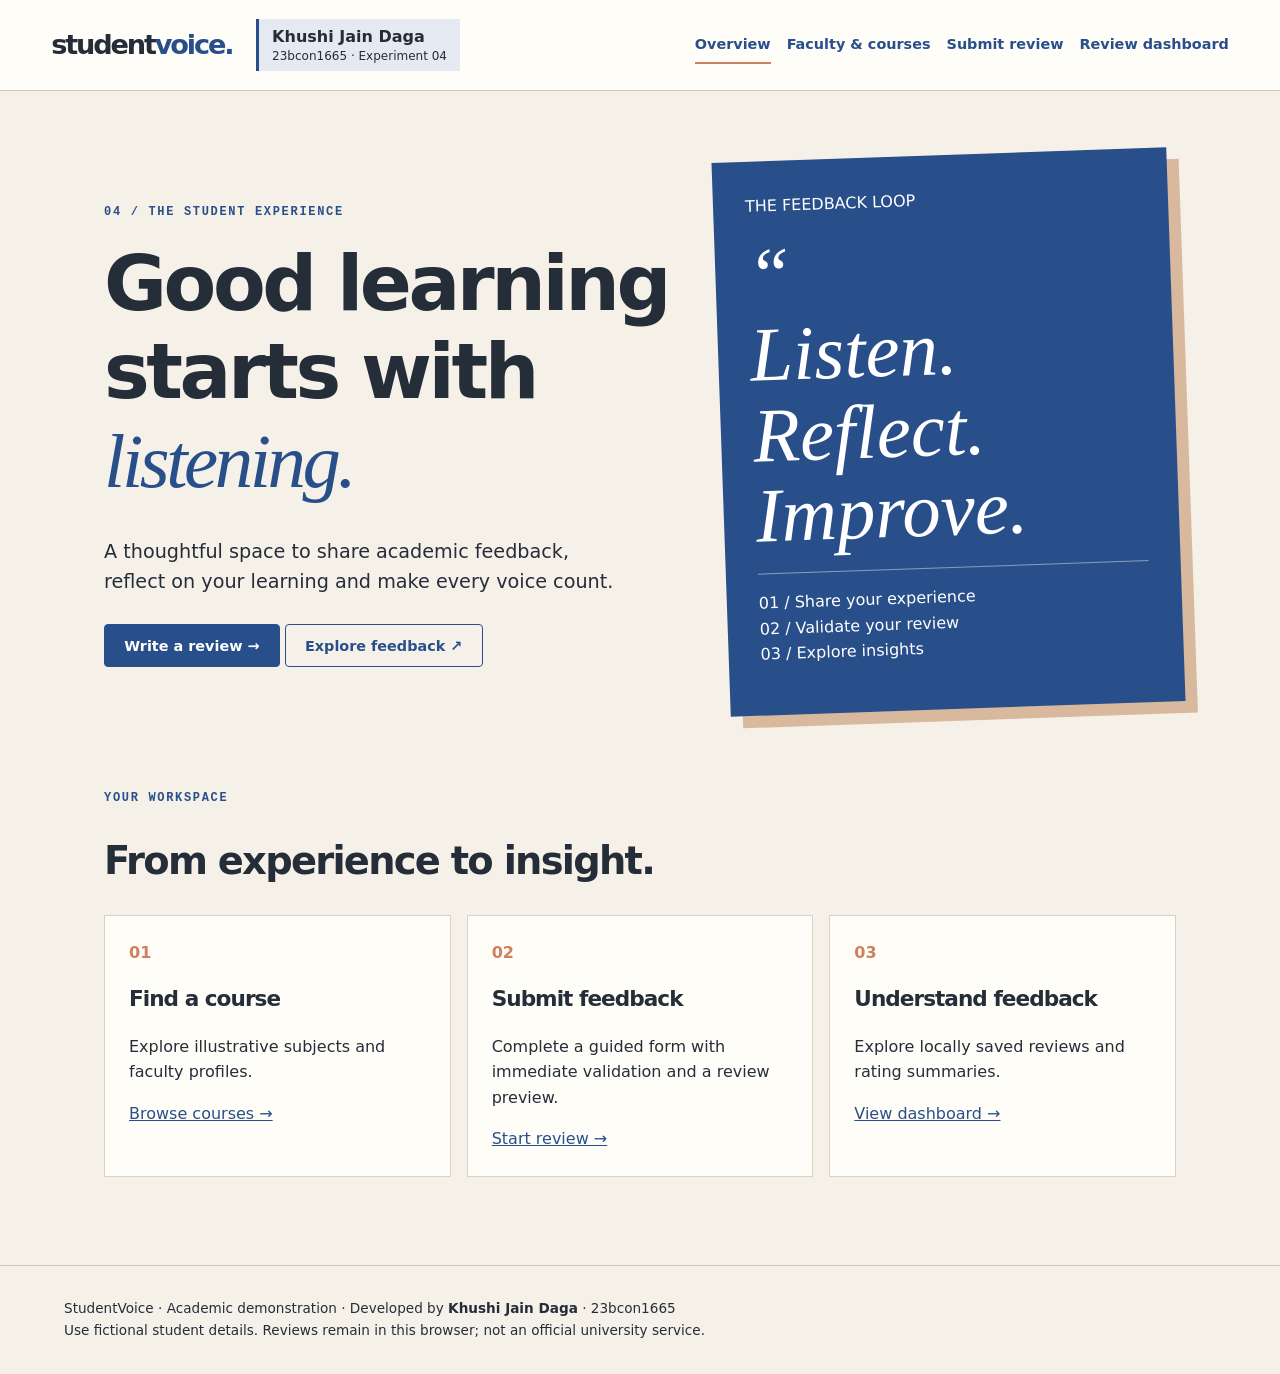
<file: index.html>
<!doctype html><html lang="en"><head><meta charset="utf-8"><meta name="viewport" content="width=device-width,initial-scale=1"><title>Overview | StudentVoice</title><link rel="stylesheet" href="style.css"><script defer src="script.js"></script></head><body><header><a class="brand" href="index.html">student<span>voice.</span></a><div class="credit"><strong>Khushi Jain Daga</strong><small>23bcon1665 · Experiment 04</small></div><nav aria-label="Main navigation"><a href="index.html" aria-current=page>Overview</a><a href="courses.html" >Faculty & courses</a><a href="review.html" >Submit review</a><a href="dashboard.html" >Review dashboard</a></nav></header><main><section class="hero"><div><p class="eyebrow">04 / THE STUDENT EXPERIENCE</p><h1>Good learning starts with <em>listening.</em></h1><p class="lead">A thoughtful space to share academic feedback, reflect on your learning and make every voice count.</p><a class="button" href="review.html">Write a review →</a> <a class="secondary" href="dashboard.html">Explore feedback ↗</a></div><aside class="heroart"><span>THE FEEDBACK LOOP</span><div class="quote">“<br>Listen.<br>Reflect.<br>Improve.</div><div class="line"></div><p>01 / Share your experience<br>02 / Validate your review<br>03 / Explore insights</p></aside></section><section><p class="eyebrow">YOUR WORKSPACE</p><h2>From experience to insight.</h2><div class="grid"><article><b>01</b><h3>Find a course</h3><p>Explore illustrative subjects and faculty profiles.</p><a href="courses.html">Browse courses →</a></article><article><b>02</b><h3>Submit feedback</h3><p>Complete a guided form with immediate validation and a review preview.</p><a href="review.html">Start review →</a></article><article><b>03</b><h3>Understand feedback</h3><p>Explore locally saved reviews and rating summaries.</p><a href="dashboard.html">View dashboard →</a></article></div></section></main><footer>StudentVoice · Academic demonstration · Developed by <strong>Khushi Jain Daga</strong> · 23bcon1665<br>Use fictional student details. Reviews remain in this browser; not an official university service.</footer></body></html>
</file>
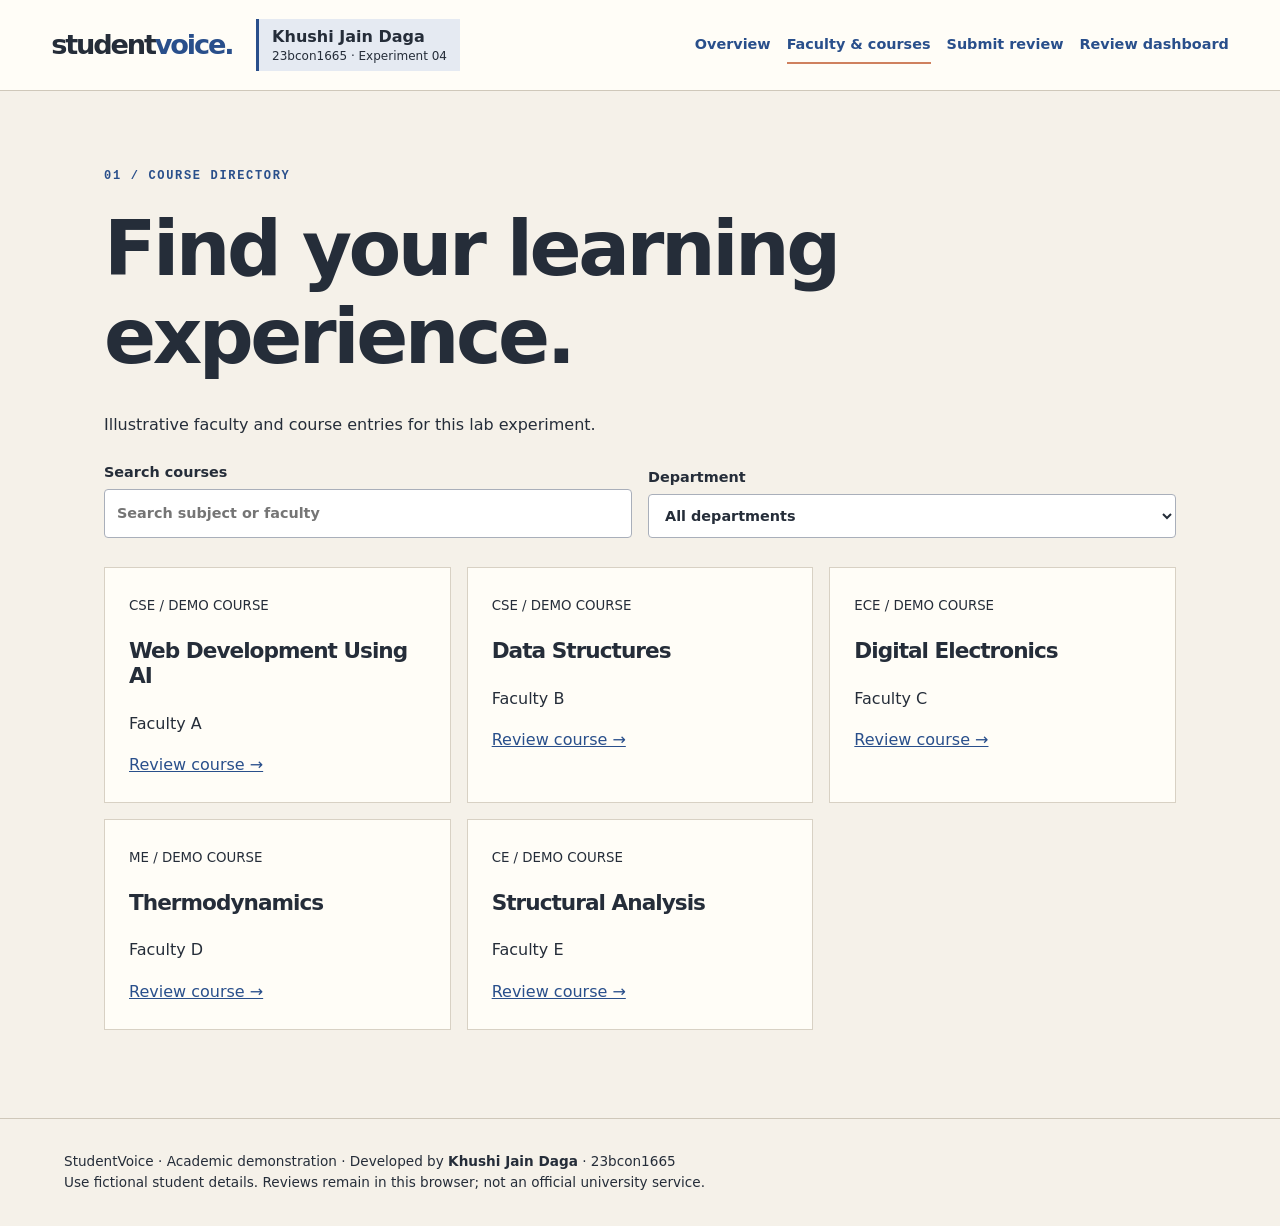
<file: courses.html>
<!doctype html><html lang="en"><head><meta charset="utf-8"><meta name="viewport" content="width=device-width,initial-scale=1"><title>Faculty and courses | StudentVoice</title><link rel="stylesheet" href="style.css"><script defer src="script.js"></script></head><body><header><a class="brand" href="index.html">student<span>voice.</span></a><div class="credit"><strong>Khushi Jain Daga</strong><small>23bcon1665 · Experiment 04</small></div><nav aria-label="Main navigation"><a href="index.html" >Overview</a><a href="courses.html" aria-current=page>Faculty & courses</a><a href="review.html" >Submit review</a><a href="dashboard.html" >Review dashboard</a></nav></header><main><p class="eyebrow">01 / COURSE DIRECTORY</p><h1>Find your learning experience.</h1><p>Illustrative faculty and course entries for this lab experiment.</p><div class="toolbar"><label>Search courses <input id="courseSearch" placeholder="Search subject or faculty"></label><label>Department <select id="courseFilter"><option value="">All departments</option><option>CSE</option><option>ECE</option><option>ME</option><option>CE</option></select></label></div><div id="courseList" class="grid"></div></main><footer>StudentVoice · Academic demonstration · Developed by <strong>Khushi Jain Daga</strong> · 23bcon1665<br>Use fictional student details. Reviews remain in this browser; not an official university service.</footer></body></html>
</file>
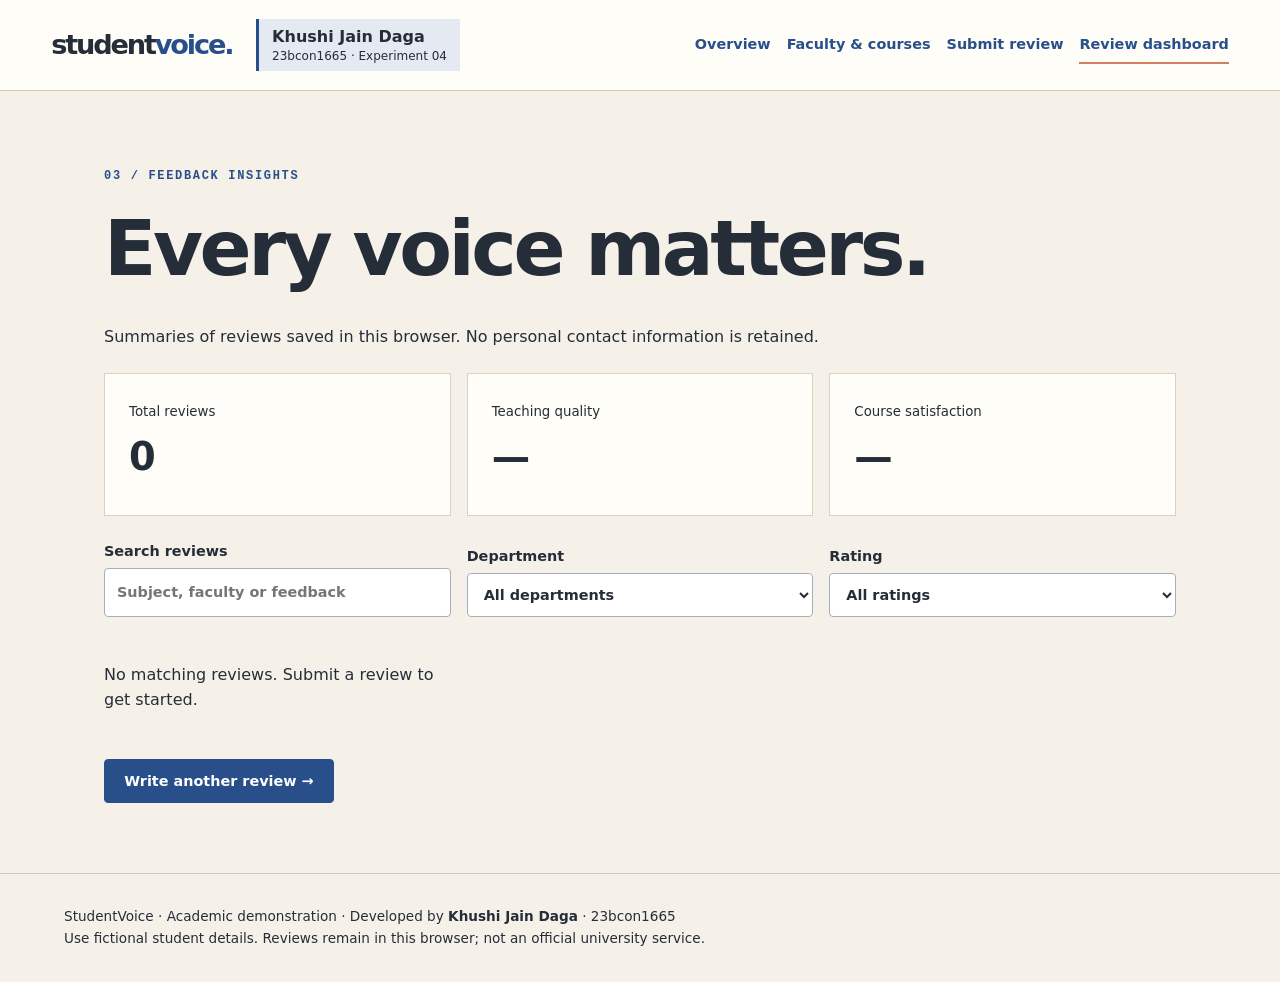
<file: dashboard.html>
<!doctype html><html lang="en"><head><meta charset="utf-8"><meta name="viewport" content="width=device-width,initial-scale=1"><title>Review dashboard | StudentVoice</title><link rel="stylesheet" href="style.css"><script defer src="script.js"></script></head><body><header><a class="brand" href="index.html">student<span>voice.</span></a><div class="credit"><strong>Khushi Jain Daga</strong><small>23bcon1665 · Experiment 04</small></div><nav aria-label="Main navigation"><a href="index.html" >Overview</a><a href="courses.html" >Faculty & courses</a><a href="review.html" >Submit review</a><a href="dashboard.html" aria-current=page>Review dashboard</a></nav></header><main><p class="eyebrow">03 / FEEDBACK INSIGHTS</p><h1>Every voice matters.</h1><p>Summaries of reviews saved in this browser. No personal contact information is retained.</p><div class="grid stats"><article><small>Total reviews</small><h2 id="total">0</h2></article><article><small>Teaching quality</small><h2 id="avgTeaching">—</h2></article><article><small>Course satisfaction</small><h2 id="avgSatisfaction">—</h2></article></div><div class="toolbar"><label>Search reviews<input id="reviewSearch" placeholder="Subject, faculty or feedback"></label><label>Department<select id="reviewFilter"><option value="">All departments</option><option>CSE</option><option>ECE</option><option>ME</option><option>CE</option></select></label><label>Rating<select id="ratingFilter"><option value="0">All ratings</option><option value="4">4 stars and above</option><option value="3">3 stars and above</option></select></label></div><div id="reviewList" class="grid"></div><p id="dashStatus" role="status"></p><a class="button" href="review.html">Write another review →</a></main><footer>StudentVoice · Academic demonstration · Developed by <strong>Khushi Jain Daga</strong> · 23bcon1665<br>Use fictional student details. Reviews remain in this browser; not an official university service.</footer></body></html>
</file>
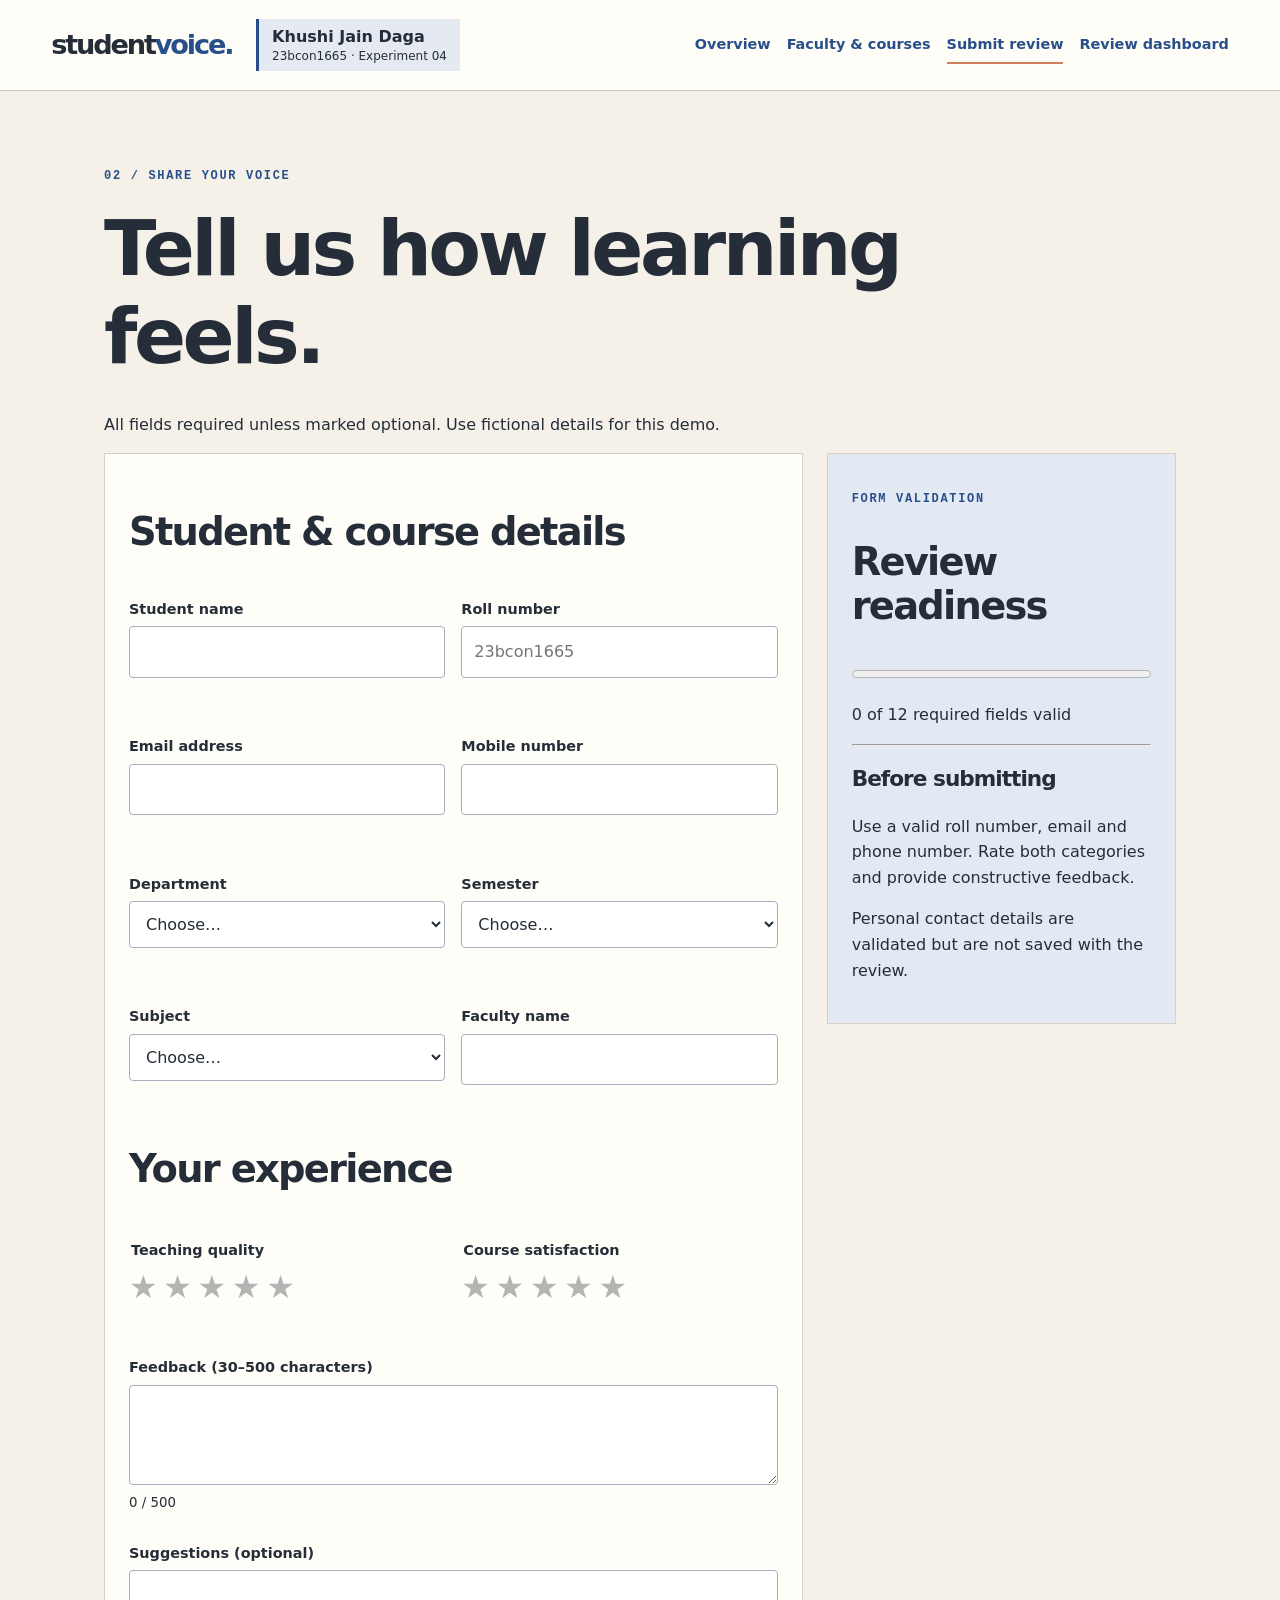
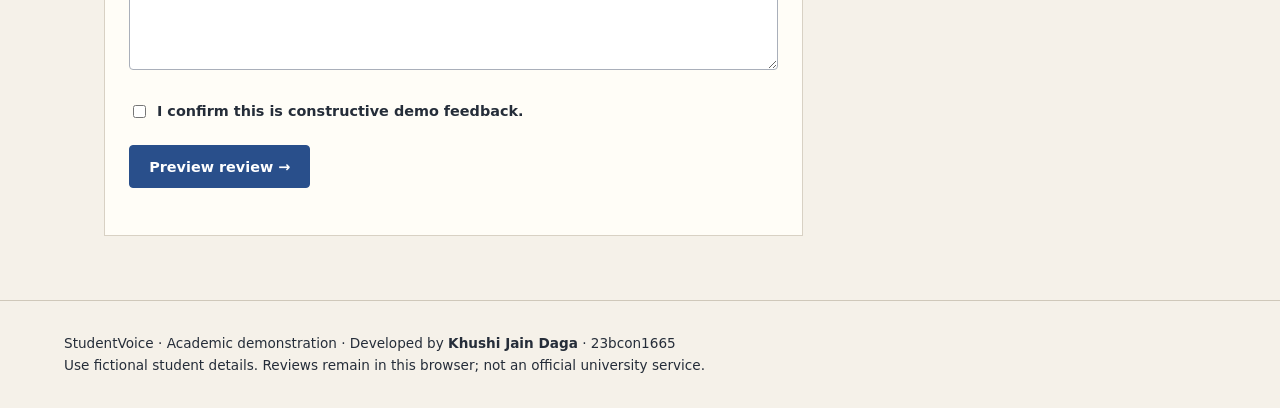
<file: review.html>
<!doctype html><html lang="en"><head><meta charset="utf-8"><meta name="viewport" content="width=device-width,initial-scale=1"><title>Submit review | StudentVoice</title><link rel="stylesheet" href="style.css"><script defer src="script.js"></script></head><body><header><a class="brand" href="index.html">student<span>voice.</span></a><div class="credit"><strong>Khushi Jain Daga</strong><small>23bcon1665 · Experiment 04</small></div><nav aria-label="Main navigation"><a href="index.html" >Overview</a><a href="courses.html" >Faculty & courses</a><a href="review.html" aria-current=page>Submit review</a><a href="dashboard.html" >Review dashboard</a></nav></header><main><p class="eyebrow">02 / SHARE YOUR VOICE</p><h1>Tell us how learning feels.</h1><p>All fields required unless marked optional. Use fictional details for this demo.</p><div class="formlayout"><form id="reviewForm" novalidate><h2>Student & course details</h2><div class="fields"><div class="field"><label for="name">Student name</label><input id="name" name="name" type="text" autocomplete="name" maxlength="80" aria-describedby="nameError"><small class="error" id="nameError" aria-live="polite"></small></div><div class="field"><label for="roll">Roll number</label><input id="roll" name="roll" type="text" placeholder="23bcon1665" aria-describedby="rollError"><small class="error" id="rollError" aria-live="polite"></small></div><div class="field"><label for="email">Email address</label><input id="email" name="email" type="email"  aria-describedby="emailError"><small class="error" id="emailError" aria-live="polite"></small></div><div class="field"><label for="phone">Mobile number</label><input id="phone" name="phone" type="tel" inputmode="numeric" maxlength="10" aria-describedby="phoneError"><small class="error" id="phoneError" aria-live="polite"></small></div><div class="field"><label for="department">Department</label><select id="department" name="department" aria-describedby="departmentError"><option value="">Choose…</option><option>CSE</option><option>ECE</option><option>ME</option><option>CE</option></select><small class="error" id="departmentError" aria-live="polite"></small></div><div class="field"><label for="semester">Semester</label><select id="semester" name="semester" aria-describedby="semesterError"><option value="">Choose…</option><option>1</option><option>2</option><option>3</option><option>4</option><option>5</option><option>6</option><option>7</option><option>8</option></select><small class="error" id="semesterError" aria-live="polite"></small></div><div class="field"><label for="course">Subject</label><select id="course" name="course" aria-describedby="courseError"><option value="">Choose…</option><option>Web Development Using AI</option><option>Data Structures</option><option>Digital Electronics</option><option>Thermodynamics</option><option>Structural Analysis</option></select><small class="error" id="courseError" aria-live="polite"></small></div><div class="field"><label for="faculty">Faculty name</label><input id="faculty" name="faculty" type="text" maxlength="80" aria-describedby="facultyError"><small class="error" id="facultyError" aria-live="polite"></small></div></div><h2>Your experience</h2><div class="fields"><fieldset class="rating"><legend>Teaching quality</legend><div class="stars"><label><input type="radio" name="teaching" value="1"><span>★</span><span class="sr">1 out of 5</span></label><label><input type="radio" name="teaching" value="2"><span>★</span><span class="sr">2 out of 5</span></label><label><input type="radio" name="teaching" value="3"><span>★</span><span class="sr">3 out of 5</span></label><label><input type="radio" name="teaching" value="4"><span>★</span><span class="sr">4 out of 5</span></label><label><input type="radio" name="teaching" value="5"><span>★</span><span class="sr">5 out of 5</span></label></div><small class="error" id="teachingError" aria-live="polite"></small></fieldset><fieldset class="rating"><legend>Course satisfaction</legend><div class="stars"><label><input type="radio" name="satisfaction" value="1"><span>★</span><span class="sr">1 out of 5</span></label><label><input type="radio" name="satisfaction" value="2"><span>★</span><span class="sr">2 out of 5</span></label><label><input type="radio" name="satisfaction" value="3"><span>★</span><span class="sr">3 out of 5</span></label><label><input type="radio" name="satisfaction" value="4"><span>★</span><span class="sr">4 out of 5</span></label><label><input type="radio" name="satisfaction" value="5"><span>★</span><span class="sr">5 out of 5</span></label></div><small class="error" id="satisfactionError" aria-live="polite"></small></fieldset></div><div class="field"><label for="feedback">Feedback (30–500 characters)</label><textarea id="feedback" name="feedback" maxlength="500" aria-describedby="feedbackError"></textarea><small id="count">0 / 500</small><small class="error" id="feedbackError" aria-live="polite"></small></div><div class="field"><label for="suggestions">Suggestions (optional)</label><textarea id="suggestions" name="suggestions" maxlength="300"></textarea><small class="error" id="suggestionsError" aria-live="polite"></small></div><label class="check"><input type="checkbox" name="declaration" id="declaration"> I confirm this is constructive demo feedback.</label><small class="error" id="declarationError" aria-live="polite"></small><button class="button" type="submit">Preview review →</button><p id="formStatus" role="status"></p></form><aside class="side"><p class="eyebrow">FORM VALIDATION</p><h2>Review readiness</h2><progress id="progress" max="12" value="0"></progress><p id="progressText">0 of 12 required fields valid</p><hr><h3>Before submitting</h3><p>Use a valid roll number, email and phone number. Rate both categories and provide constructive feedback.</p><p>Personal contact details are validated but are not saved with the review.</p></aside></div><dialog id="preview"><h2>Review your submission</h2><div id="previewContent"></div><div class="toolbar"><button id="back" class="secondary">Edit review</button><button id="confirm" class="button">Confirm submission</button></div></dialog></main><footer>StudentVoice · Academic demonstration · Developed by <strong>Khushi Jain Daga</strong> · 23bcon1665<br>Use fictional student details. Reviews remain in this browser; not an official university service.</footer></body></html>
</file>
<file: style.css>
*{box-sizing:border-box} :root{--ink:#252d39;--paper:#f5f1e9;--blue:#294f8b;--accent:#cf805e}body{margin:0;background:var(--paper);color:var(--ink);font:16px/1.6 system-ui,sans-serif}header{display:flex;align-items:center;flex-wrap:wrap;gap:1.5rem;padding:1.2rem max(4vw,20px);border-bottom:1px solid #cfc8ba;background:#fffdf7}.brand{font-size:1.7rem;font-weight:850;letter-spacing:-.08em;text-decoration:none;color:var(--ink)}.brand span{color:var(--blue)}.credit{background:#e5eaf2;padding:.4rem .8rem;border-left:3px solid var(--blue);line-height:1.4}.credit small{display:block;font-size:.75rem}nav{display:flex;flex-wrap:wrap;gap:1rem;margin-left:auto}a{color:var(--blue)}nav a{text-decoration:none;font-size:.9rem;font-weight:600;padding:.4rem 0}nav a[aria-current]{border-bottom:2px solid var(--accent)}main{max-width:1200px;margin:auto;padding:4rem 5vw}h1,h2,h3{line-height:1.15;letter-spacing:-.045em}h1{font-size:clamp(2.5rem,6vw,5.6rem);max-width:850px;margin:.25em 0 .4em}h2{font-size:clamp(1.6rem,3vw,2.6rem)}h3{font-size:1.35rem}em{color:var(--blue);font-family:Georgia,serif;font-weight:400}.eyebrow{font:700 .75rem/1.5 monospace;letter-spacing:.14em;color:var(--blue)}.hero{display:grid;grid-template-columns:1.25fr 1fr;gap:3rem;align-items:center;margin-bottom:5rem}.lead{font-size:1.2rem;max-width:520px}.heroart{background:var(--blue);color:white;padding:2rem;box-shadow:12px 12px 0 #d9b99e;transform:rotate(-2deg)}.quote{font:italic clamp(2.8rem,6vw,5rem)/1.05 Georgia,serif;margin:1rem 0}.line{border-top:1px solid #ffffff70}.button,.secondary{display:inline-block;padding:.8rem 1.2rem;border:1px solid var(--blue);border-radius:4px;text-decoration:none;font:700 .9rem system-ui;cursor:pointer;margin:.4rem 0}.button{background:var(--blue);color:white}.secondary{background:transparent;color:var(--blue)}.button:hover{background:#193967}.grid{display:grid;grid-template-columns:repeat(3,minmax(0,1fr));gap:1rem;margin:1.5rem 0}article,form,.side{background:#fffdf7;border:1px solid #d8d1c4;padding:1.5rem}article b{color:var(--accent)}.toolbar{display:flex;gap:1rem;flex-wrap:wrap;align-items:end;margin:1.5rem 0}.toolbar label{flex:1;min-width:160px}.formlayout{display:grid;grid-template-columns:2fr 1fr;gap:1.5rem;align-items:start}.side{position:sticky;top:1rem;background:#e3e9f2}.fields{display:grid;grid-template-columns:1fr 1fr;gap:1rem}.field{margin:.6rem 0}label,legend{font-weight:600;font-size:.9rem}input:not([type=radio]):not([type=checkbox]),select,textarea{display:block;width:100%;padding:.75rem;margin:.3rem 0;border:1px solid #a9afba;border-radius:4px;background:white;color:var(--ink);font:inherit}textarea{min-height:100px;resize:vertical}.error{display:block;color:#a32626;min-height:1.2em;font-size:.8rem}[aria-invalid=true]{border-color:#a32626!important}.valid{border-color:#36774a!important}.rating{min-width:0;border:0;padding:0;margin:1rem 0}.stars{display:flex;gap:.35rem}.stars label{position:relative;cursor:pointer}.stars input{position:absolute;opacity:0}.stars span:not(.sr){font-size:2rem;color:#b4b4b4}.stars label.on span:not(.sr){color:#a46516}.stars input:focus-visible+span{outline:2px solid var(--blue)}.sr{position:absolute;width:1px;height:1px;overflow:hidden;clip-path:inset(50%)}.check{display:flex;gap:.5rem;align-items:center}progress{width:100%;accent-color:var(--blue)}dialog{max-width:min(550px,90vw);border:1px solid #aaa;padding:2rem;background:var(--paper);color:var(--ink)}dialog::backdrop{background:#17233399}footer{padding:2rem 5vw;border-top:1px solid #cfc8ba;font-size:.85rem}button:focus-visible,a:focus-visible,input:focus-visible,select:focus-visible,textarea:focus-visible{outline:2px solid #294f8b;outline-offset:3px}.stats h2{margin:.3em 0}.review-text{overflow-wrap:anywhere;white-space:pre-wrap}@media(max-width:800px){.hero,.formlayout{grid-template-columns:1fr}.side{position:static}.grid{grid-template-columns:repeat(2,minmax(0,1fr))}nav{margin-left:0;width:100%}main{padding-top:2rem}}@media(max-width:480px){.grid,.fields{grid-template-columns:1fr}.hero{gap:1rem}.heroart{transform:none;box-shadow:none}header{gap:.7rem}nav{gap:.7rem}nav a{font-size:.8rem}}
</file>
